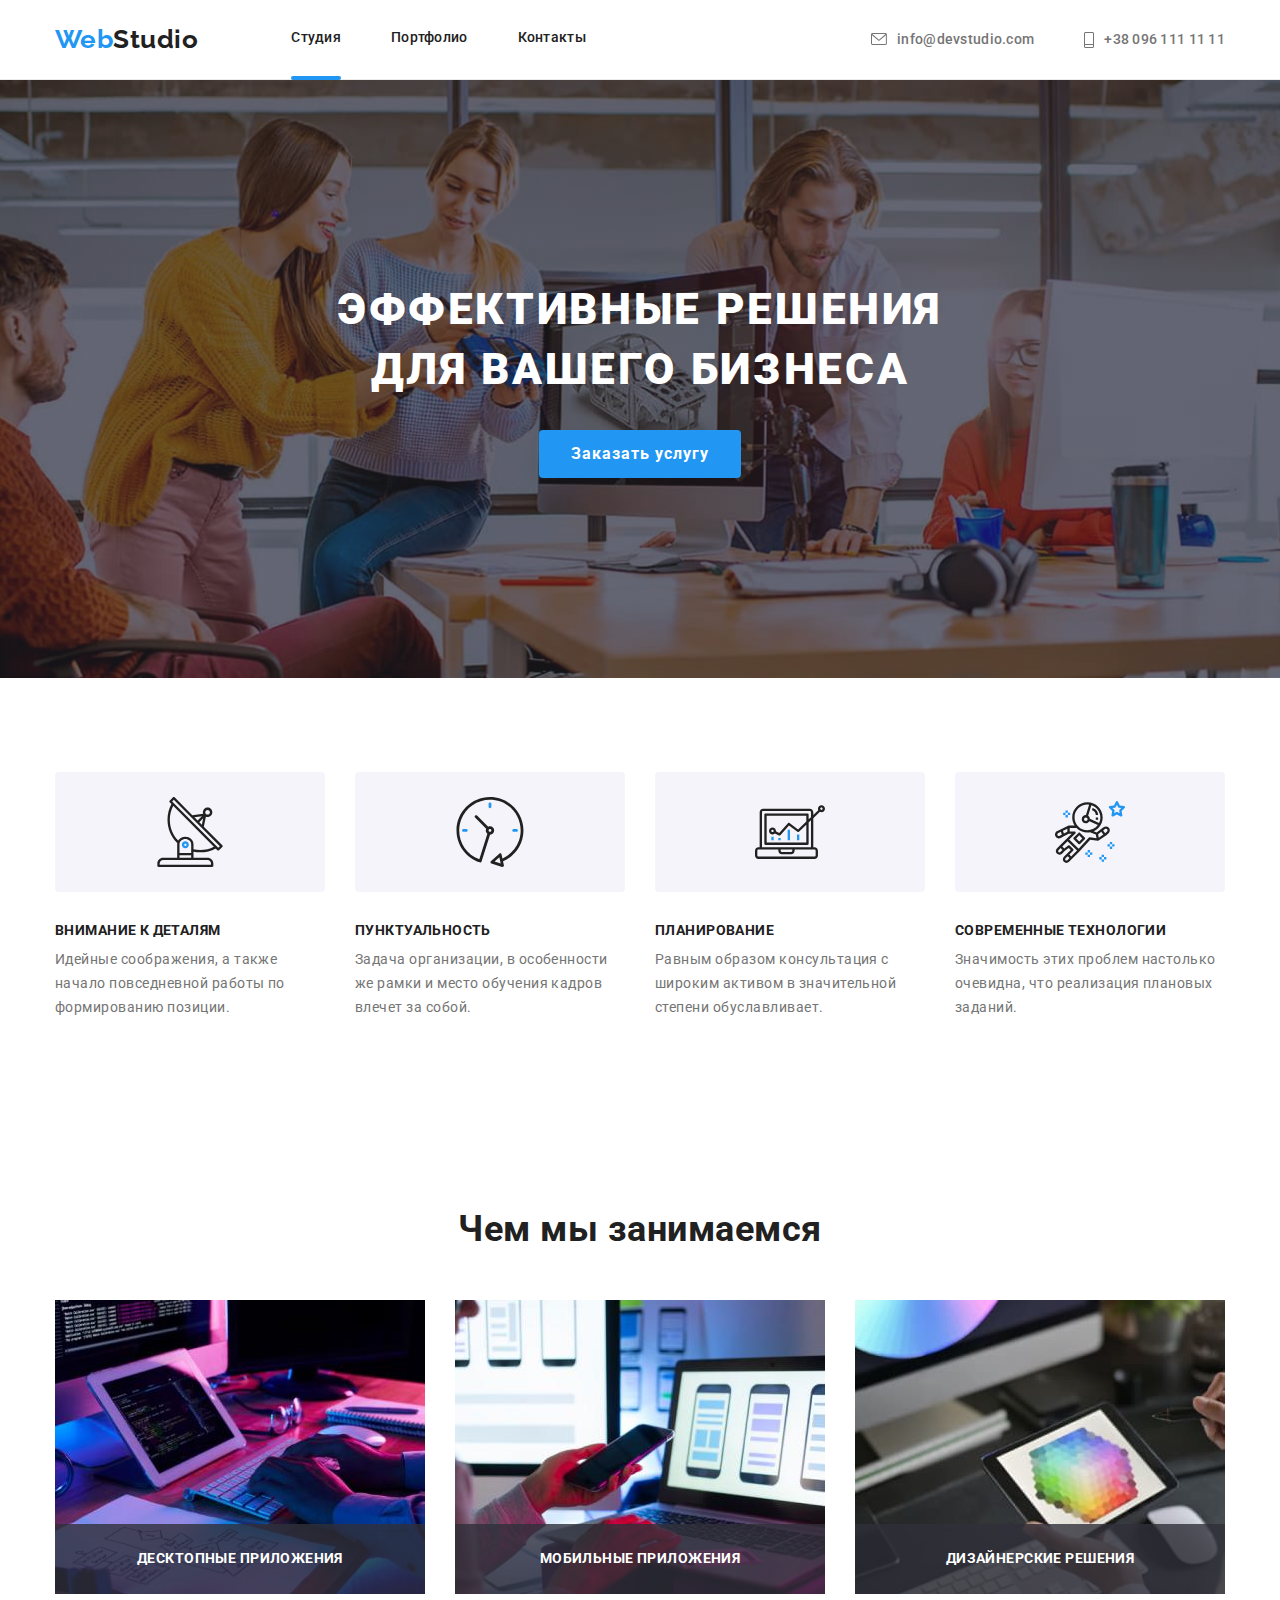
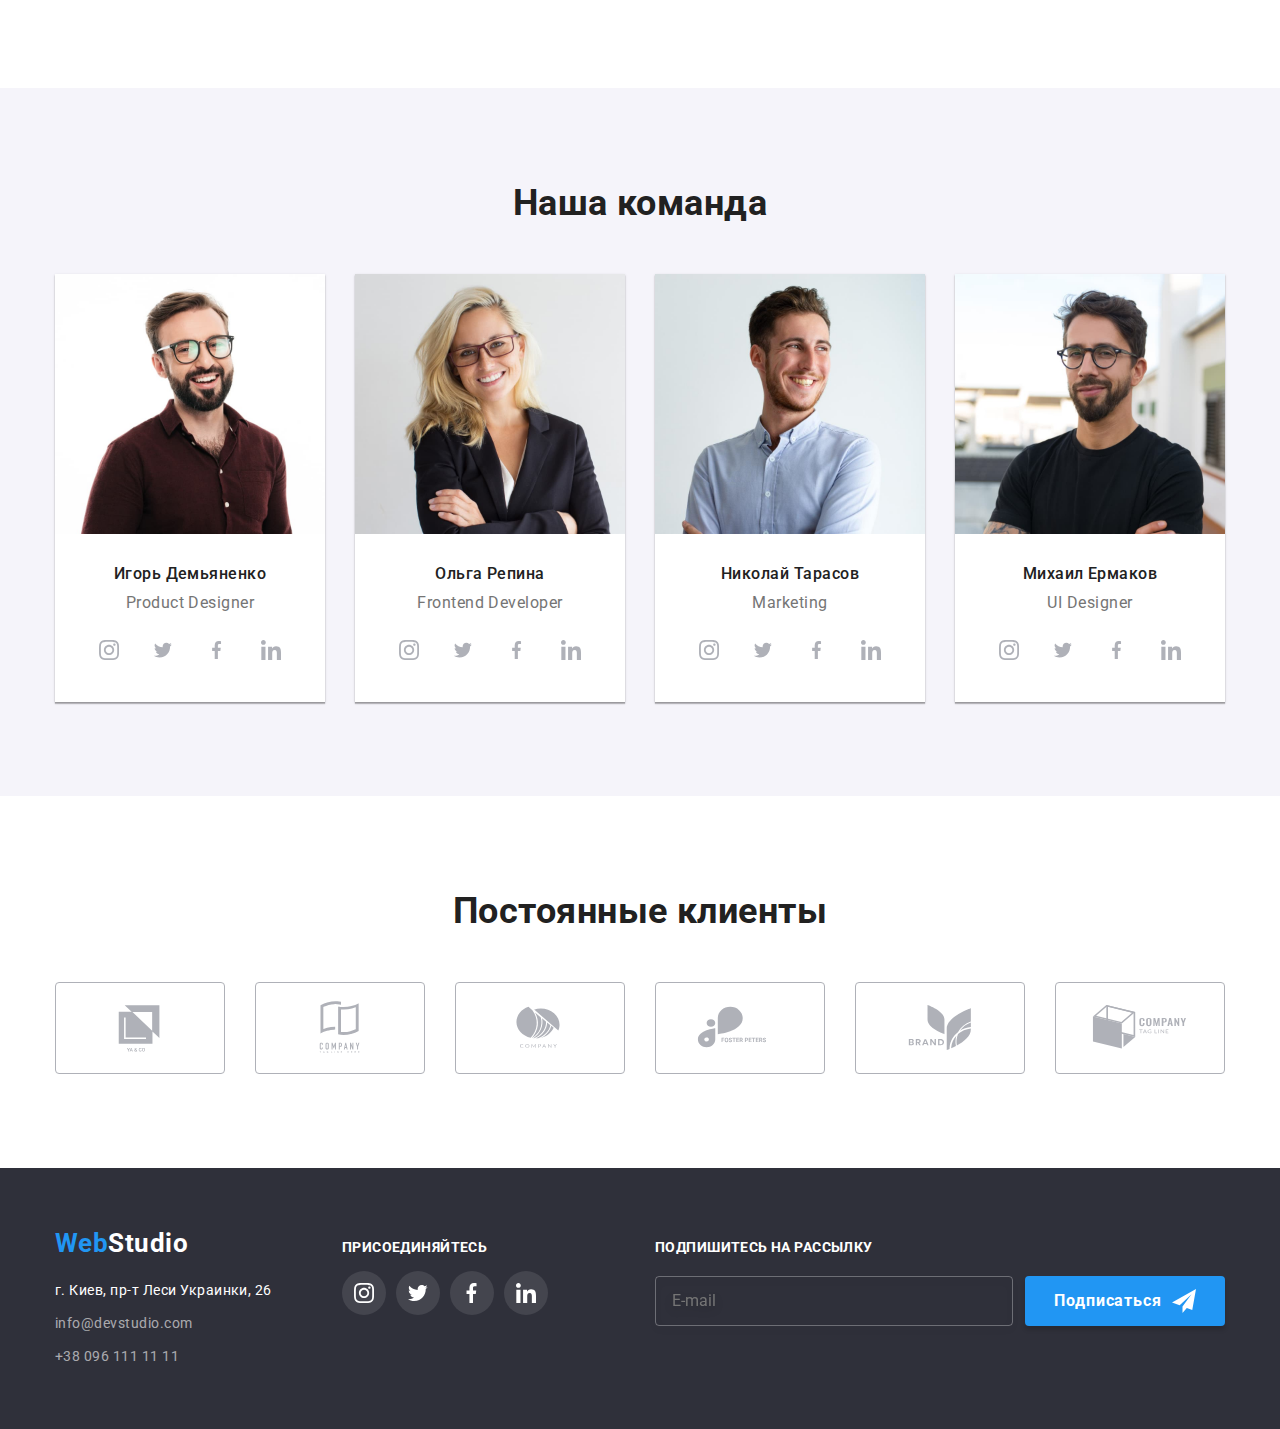
<file: index.html>
<!DOCTYPE html>
<html lang="en">
<head>
    <meta charset="UTF-8">
    <meta http-equiv="X-UA-Compatible" content="IE=edge">
    <meta name="viewport" content="width=device-width, initial-scale=1.0">
    <title>Студия</title>
    <link rel="preconnect" href="https://fonts.googleapis.com">
    <link rel="preconnect" href="https://fonts.gstatic.com" crossorigin>
    <link href="https://fonts.googleapis.com/css2?family=Raleway:wght@700&family=Roboto:wght@400;500;700;900&display=swap" rel="stylesheet">
    <link rel="stylesheet" href="https://cdnjs.cloudflare.com/ajax/libs/modern-normalize/1.1.0/modern-normalize.min.css">
    <link rel="stylesheet" href="./css/main.min.css">
</head>
<body>   
<!-- модальное окно -->
    <div class="backdrop is-hidden" data-modal>
        <div class="modal">
            <b class="modal__title">Оставьте свои данные, мы вам перезвоним</b>
            <form class="modal__form">
                <label for="name" class="modal__label"><span class="modal__label-title">Имя</span>
                    <input class="modal__input" type="name" name="name" id="name" title="Ваше Имя" required>
                    <svg class="modal__input-icon" width="18px" height="18px">
                        <use href="./Images/symbol-defs.svg#icon-person-blk"></use>
                    </svg>
                </label>
                <label for="tel" class="modal__label"><span class="modal__label-title">Телефон</span>
                    <input class="modal__input" type="tel" name="tel" id="tel" pattern="[0-9]{10}" title="0501234567" required>
                    <svg class="modal__input-icon" width="18px" height="18px">
                        <use href="./Images/symbol-defs.svg#icon-phone-blk"></use>
                    </svg>
                </label>
                <label for="email" class="modal__label"><span class="modal__label-title">Почта</span>
                    <input class="modal__input" type="email" name="email" id="email" title="mail@mail.com" required>
                    <svg class="modal__input-icon" width="18px" height="18px">
                        <use href="./Images/symbol-defs.svg#icon-email-blk"></use>
                    </svg>
                </label>
                <label class="modal__label modal__comment"><span class="modal__label-title">Комментарий</span>
                    <textarea name="comments" placeholder="Введите текст" class="modal__textarea"></textarea>
                </label>
                <div class="modal__checkdiv">
                    <input type="checkbox" class="modal__checkpoint" id="check-label">
                    <label class="modal__check" for="check-label"><span class="modal__checkbox">Соглашаюсь с рассылкой и принимаю <a href="#" class="modal__offer">Условия договора</a></span></label>
                </div>
                <button type="submit" class="modal__button">Отправить</button>
            </form>
            <button class="modal__close" type="button" data-modal-close>
                <svg width="11" height="11">
                    <use href="./Images/symbol-defs.svg#icon-close"></use> 
                </svg>
            </button>
        </div>
    </div>
<!----- навигация ----->
        <header class="header">
            <div class="container container__header">
                <a class="header__logo" href=""><span class="header__logo-web">Web</span>Studio</a>
                <nav class="header__nav"> 
                    <ul class="site-nav">
                        <li class="site-nav__item">
                            <a class="site-nav__link active" href="./index.html">Студия</a>
                        </li>
                        <li class="site-nav__item">
                            <a class="site-nav__link current" href="./portfolio.html">Портфолио</a>
                        </li>
                        <li class="site-nav__item">
                            <a class="site-nav__link" href="">
                                <div class="link-line"></div>Контакты</a>
                        </li>
                    </ul>
                </nav>
                <ul class="auth-nav">
                    <li class="auth-nav__item">
                        <a class="auth-nav__link" href="mailto:info@devstudio.com">
                            <svg class="auth-nav__icon"  width="16" height="12">
                                <use href="./Images/symbol-defs.svg#icon-mail"></use>                                </svg>info@devstudio.com</a>
                    </li>
                    <li class="auth-nav__item">
                        <a class="auth-nav__link" href="tel:+380961111111">
                            <svg class="auth-nav__icon"  width="10" height="16">
                                <use href="./Images/symbol-defs.svg#icon-phone"></use>
                            </svg>+38 096 111 11 11</a>
                    </li>
                </ul>
            </div> 
        </header>
<!-- ---------- main -------------->
        <main>
<!------------- герой ------------->
            <section class="hero">
                <div class="container">
                    <h1 class="hero__tittle">Эффективные решения для вашего бизнеса</h1>
                    <button class="hero__button" data-modal-open type="button">Заказать услугу</button>
                </div>
            </section>       
<!------------- преимущества ------------> 
            <section class="section">
                <div class="container">
                    <h2 class="hidden">Наши преимущества</h2>
                    <ul class="advance">
                        <li class="advance__item">
                            <div class="advance__icon-box">
                                <svg class="advance__icon" width="70" height="70">
                                    <use href="./Images/symbol-defs.svg#icon-antenna"></use>
                                </svg>
                            </div>
                            <h3 class="advance__tittle">Внимание к деталям</h3>
                            <p class="advance__text">Идейные соображения, а также начало повседневной работы по формированию позиции.</p>
                        </li>
                        <li class="advance__item">
                            <div class="advance__icon-box">
                                <svg class="advance__icon" width="70" height="70">
                                    <use href="./Images/symbol-defs.svg#icon-clock"></use>
                                </svg>
                            </div>
                            <h3 class="advance__tittle">Пунктуальность</h3>
                            <p class="advance__text">Задача организации, в особенности же рамки и место обучения кадров влечет за собой.</p>
                        </li>
                        <li class="advance__item">
                            <div class="advance__icon-box">
                                <svg class="advance__icon" width="70" height="70">
                                    <use href="./Images/symbol-defs.svg#icon-diagram"></use>
                                </svg>
                            </div>
                            <h3 class="advance__tittle">Планирование</h3>
                            <p class="advance__text">Равным образом консультация с широким активом в значительной степени обуславливает.</p>
                        </li>
                        <li class="advance__item">
                            <div class="advance__icon-box">
                                <svg class="advance__icon" width="70" height="70">
                                    <use href="./Images/symbol-defs.svg#icon-astronaut"></use>
                                </svg>
                            </div>
                            <h3 class="advance__tittle">Современные технологии</h3>
                            <p class="advance__text">Значимость этих проблем настолько очевидна, что реализация плановых заданий.</p>
                        </li>
                    </ul>
                </div>
            </section>
<!------------- работы -------------->
            <section class="section section--no-padding-top">
                <div class="container">
                    <h2 class="section__tittle">Чем мы занимаемся</h2>
                    <ul class="works">
                        <li class="works__photo">
                            <img class="works__img" width="370" src="./Images/image_1.jpg" alt="image_1">
                            <div class="works__textbox"><p class="works__text">Десктопные приложения</p></div>
                        </li>
                        <li class="works__photo">
                            <img class="works__img" width="370" src="./Images/image_2.jpg" alt="image_2">
                            <div class="works__textbox"><p class="works__text">Мобильные приложения</p></div>
                        </li>
                        <li class="works__photo">
                            <img class="works__img" width="370" src="./Images/image_3.jpg" alt="image_3">
                            <div class="works__textbox"><p class="works__text">Дизайнерские решения</p></div>
                        </li>
                    </ul>
                </div>
            </section>
<!------------- команда ------------->
             <section class="section section--team-background">
                <div class="container">  
                    <h2 class="section__tittle">Наша команда</h2>
                    <ul class="team">
                        <li class="team__card">
                            <article class="team__article">
                                    <img width="270" src="./Images/image_4.jpg" alt="Игорь Демьяненко">
                                <div class="team__cardinfo">
                                    <h3 class="team__tittle">Игорь Демьяненко</h3>
                                    <p class="team__text">Product Designer</p>
                                    <ul class="social">
                                        <li class="social__item">
                                            <a class="social__link" href="">
                                                <svg class="social__icon" width="20" height="20">
                                                    <use href="./Images/symbol-defs.svg#icon-instagram"></use>
                                                </svg>
                                            </a>
                                        </li>
                                        <li class="social__item">
                                            <a class="social__link" href="">
                                                <svg class="social__icon" width="20" height="16.25">
                                                    <use href="./Images/symbol-defs.svg#icon-twitter"></use>
                                                </svg>
                                            </a>
                                        </li>
                                        <li class="social__item">
                                            <a class="social__link" href="">
                                                <svg class="social__icon" width="10" height="20">
                                                    <use href="./Images/symbol-defs.svg#icon-facebook"></use>
                                                </svg>
                                            </a>
                                        </li>
                                        <li class="social__item">
                                            <a class="social__link" href="">
                                                <svg class="social__icon" width="20" height="20">
                                                    <use href="./Images/symbol-defs.svg#icon-linkedin"></use>
                                                </svg>
                                            </a>
                                        </li>
                                    </ul>
                                </div>
                            </article>
                        </li>
                        <li class="team__card">
                            <article class="team__article">
                                    <img width="270" src="./Images/image_5.jpg" alt="Ольга Репина">
                                <div class="team__cardinfo">
                                    <h3 class="team__tittle">Ольга Репина</h3>
                                    <p class="team__text">Frontend Developer</p>
                                    <ul class="social">
                                        <li class="social__item">
                                            <a class="social__link" href="">
                                                <svg class="social__icon" width="20" height="20">
                                                    <use href="./Images/symbol-defs.svg#icon-instagram"></use>
                                                </svg>
                                            </a>
                                        </li>
                                        <li class="social__item">
                                            <a class="social__link" href="">
                                                <svg class="social__icon" width="20" height="16.25">
                                                    <use href="./Images/symbol-defs.svg#icon-twitter"></use>
                                                </svg>
                                            </a>
                                        </li>
                                        <li class="social__item">
                                            <a class="social__link" href="">
                                                <svg class="social__icon" width="10" height="20">
                                                    <use href="./Images/symbol-defs.svg#icon-facebook"></use>
                                                </svg>
                                            </a>
                                        </li>
                                        <li class="social__item">
                                            <a class="social__link" href="">
                                                <svg class="social__icon" width="20" height="20">
                                                    <use href="./Images/symbol-defs.svg#icon-linkedin"></use>
                                                </svg>
                                            </a>
                                        </li>
                                    </ul>
                                </div>
                            </article>
                        </li>
                        <li class="team__card">
                            <article class="team__article">
                                    <img width="270" src="./Images/image_6.jpg" alt="Николай Тарасов">
                                <div class="team__cardinfo">
                                    <h3 class="team__tittle">Николай Тарасов</h3>
                                    <p class="team__text">Marketing</p>
                                    <ul class="social">
                                        <li class="social__item">
                                            <a class="social__link" href="">
                                                <svg class="social__icon" width="20" height="20">
                                                    <use href="./Images/symbol-defs.svg#icon-instagram"></use>
                                                </svg>
                                            </a>
                                        </li>
                                        <li class="social__item">
                                            <a class="social__link" href="">
                                                <svg class="social__icon" width="20" height="16.25">
                                                    <use href="./Images/symbol-defs.svg#icon-twitter"></use>
                                                </svg>
                                            </a>
                                        </li>
                                        <li class="social__item">
                                            <a class="social__link" href="">
                                                <svg class="social__icon" width="10" height="20">
                                                    <use href="./Images/symbol-defs.svg#icon-facebook"></use>
                                                </svg>
                                            </a>
                                        </li>
                                        <li class="social__item">
                                            <a class="social__link" href="">
                                                <svg class="social__icon" width="20" height="20">
                                                    <use href="./Images/symbol-defs.svg#icon-linkedin"></use>
                                                </svg>
                                            </a>
                                        </li>
                                    </ul>
                                </div>   
                            </article> 
                        </li>
                        <li class="team__card">
                            <article class="team__article">
                                    <img width="270" src="./Images/image_7.jpg" alt="Михаил Ермаков">
                                <div class="team__cardinfo">
                                    <h3 class="team__tittle">Михаил Ермаков</h3>
                                    <p class="team__text">UI Designer</p>
                                    <ul class="social">
                                        <li class="social__item">
                                            <a class="social__link" href="">
                                                <svg class="social__icon" width="20" height="20">
                                                    <use href="./Images/symbol-defs.svg#icon-instagram"></use>
                                                </svg>
                                            </a>
                                        </li>
                                        <li class="social__item">
                                            <a class="social__link" href="">
                                                <svg class="social__icon" width="20" height="16.25">
                                                    <use href="./Images/symbol-defs.svg#icon-twitter"></use>
                                                </svg>
                                            </a>
                                        </li>
                                        <li class="social__item">
                                            <a class="social__link" href="">
                                                <svg class="social__icon" width="10" height="20">
                                                    <use href="./Images/symbol-defs.svg#icon-facebook"></use>
                                                </svg>
                                            </a>
                                        </li>
                                        <li class="social__item">
                                            <a class="social__link" href="">
                                                <svg class="social__icon" width="20" height="20">
                                                    <use href="./Images/symbol-defs.svg#icon-linkedin"></use>
                                                </svg>
                                            </a>
                                        </li>
                                    </ul>
                                </div>                          
                            </article>
                        </li>
                    </ul>
                </div>
            </section>
<!-------------- клиенты ------------>
        <section class="section">
            <div class="container">
                <h2 class="section__tittle">Постоянные клиенты</h2>
                <ul class="clients">
                    <li class="clients__item">
                        <a class="clients__link" href="">
                            <svg class="clients__icon" width="106" height="60">
                                <use href="./Images/symbol-defs.svg#icon-Logo1"></use>
                            </svg>
                        </a>
                    </li>
                    <li class="clients__item">
                        <a class="clients__link" href="">
                            <svg class="icon" width="106" height="60">
                                <use href="./Images/symbol-defs.svg#icon-Logo2"></use>
                            </svg>
                        </a>
                    </li>
                    <li class="clients__item">
                        <a class="clients__link" href="">
                            <svg class="clients__icon" width="106" height="60">
                                <use href="./Images/symbol-defs.svg#icon-Logo3"></use>
                            </svg>
                        </a>
                    </li>
                    <li class="clients__item">
                        <a class="clients__link" href="">
                            <svg class="clients__icon" width="106" height="60">
                                <use href="./Images/symbol-defs.svg#icon-Logo4"></use>
                            </svg>
                        </a>
                    </li>
                    <li class="clients__item">
                        <a class="clients__link" href="">
                            <svg class="clients__icon" width="106" height="60">
                                <use href="./Images/symbol-defs.svg#icon-Logo5"></use>
                            </svg>
                        </a>
                    </li>
                    <li class="clients__item">
                        <a class="clients__link" href="">
                            <svg class="clients__icon" width="106" height="60">
                                <use href="./Images/symbol-defs.svg#icon-Logo6"></use>
                            </svg>
                        </a>
                    </li>
                </ul>
            </div>
        </section>
    </main>
<!----- подвал ----->
    <footer class="footer">
        <div class="container footer-container">
            <div>
                <a class="footer__logo" href=""><span class="footer__logo-web">Web</span>Studio</a>
                    <address>
                        <ul class="footer__aut">
                            <li class="footer__item">
                                <address>г. Киев, пр-т Леси Украинки, 26</address></li>
                            <li class="footer__item">
                                <a class="footer__nav" href="mailto:info@devstudio.com">info@devstudio.com</a></li>
                            <li class="footer-item">
                                <a class="footer__nav" href="tel:+380961111111">+38 096 111 11 11</a></li>
                        </ul>
                    </address>
            </div>    
            <div class="footer-social">
                <p class="footer-social__text">присоединяйтесь</p>
                <ul class="footer-social__social-links">
                    <li class="footer-social__item">
                        <a class="footer-social__link" href="">
                            <svg class="footer-social__icon" width="20" height="20">
                                <use href="./Images/symbol-defs.svg#icon-instagram"></use>
                            </svg>
                        </a>
                    </li>
                    <li class="footer-social__item">
                        <a class="footer-social__link" href="">
                            <svg class="footer-social__icon" width="20" height="20">
                                <use href="./Images/symbol-defs.svg#icon-twitter"></use>
                            </svg>
                        </a>
                    </li>
                    <li class="footer-social__item">
                        <a class="footer-social__link" href="">
                            <svg class="footer-social__icon" width="20" height="20">
                                <use href="./Images/symbol-defs.svg#icon-facebook"></use>
                            </svg>
                        </a>
                    </li>
                    <li class="footer-social__item">
                        <a class="footer-social__link" href="">
                            <svg class="footer-social__icon" width="20" height="20">
                                <use href="./Images/symbol-defs.svg#icon-linkedin"></use>
                            </svg>
                        </a>
                    </li>
                </ul>
            </div>
            <div class="footer-subscribe__subscribe-box">
                <form class="footer-subscribe__subscribe-form">
                    <div class="footer-subscribe__subscibe-field">
                        <h2 class="footer-subscribe__text">Подпишитесь на рассылку</h2>
                        <label for="email"></label>
                        <input type="email" class="footer-subscribe__subscribe-input" name="email" id="email" placeholder="E-mail">
                    </div>
                    <button type="submit" class="footer-subscribe__subscribe-button">Подписаться
                        <svg class="footer-subscribe__send" width="24" height="24">
                            <use href="./Images/symbol-defs.svg#icon-icon-send"></use>
                        </svg>
                    </button>
                </form>
            </div>
        </div>
    </footer>
    <script src="./js/modal.js"></script>
</body>
</html>
</file>
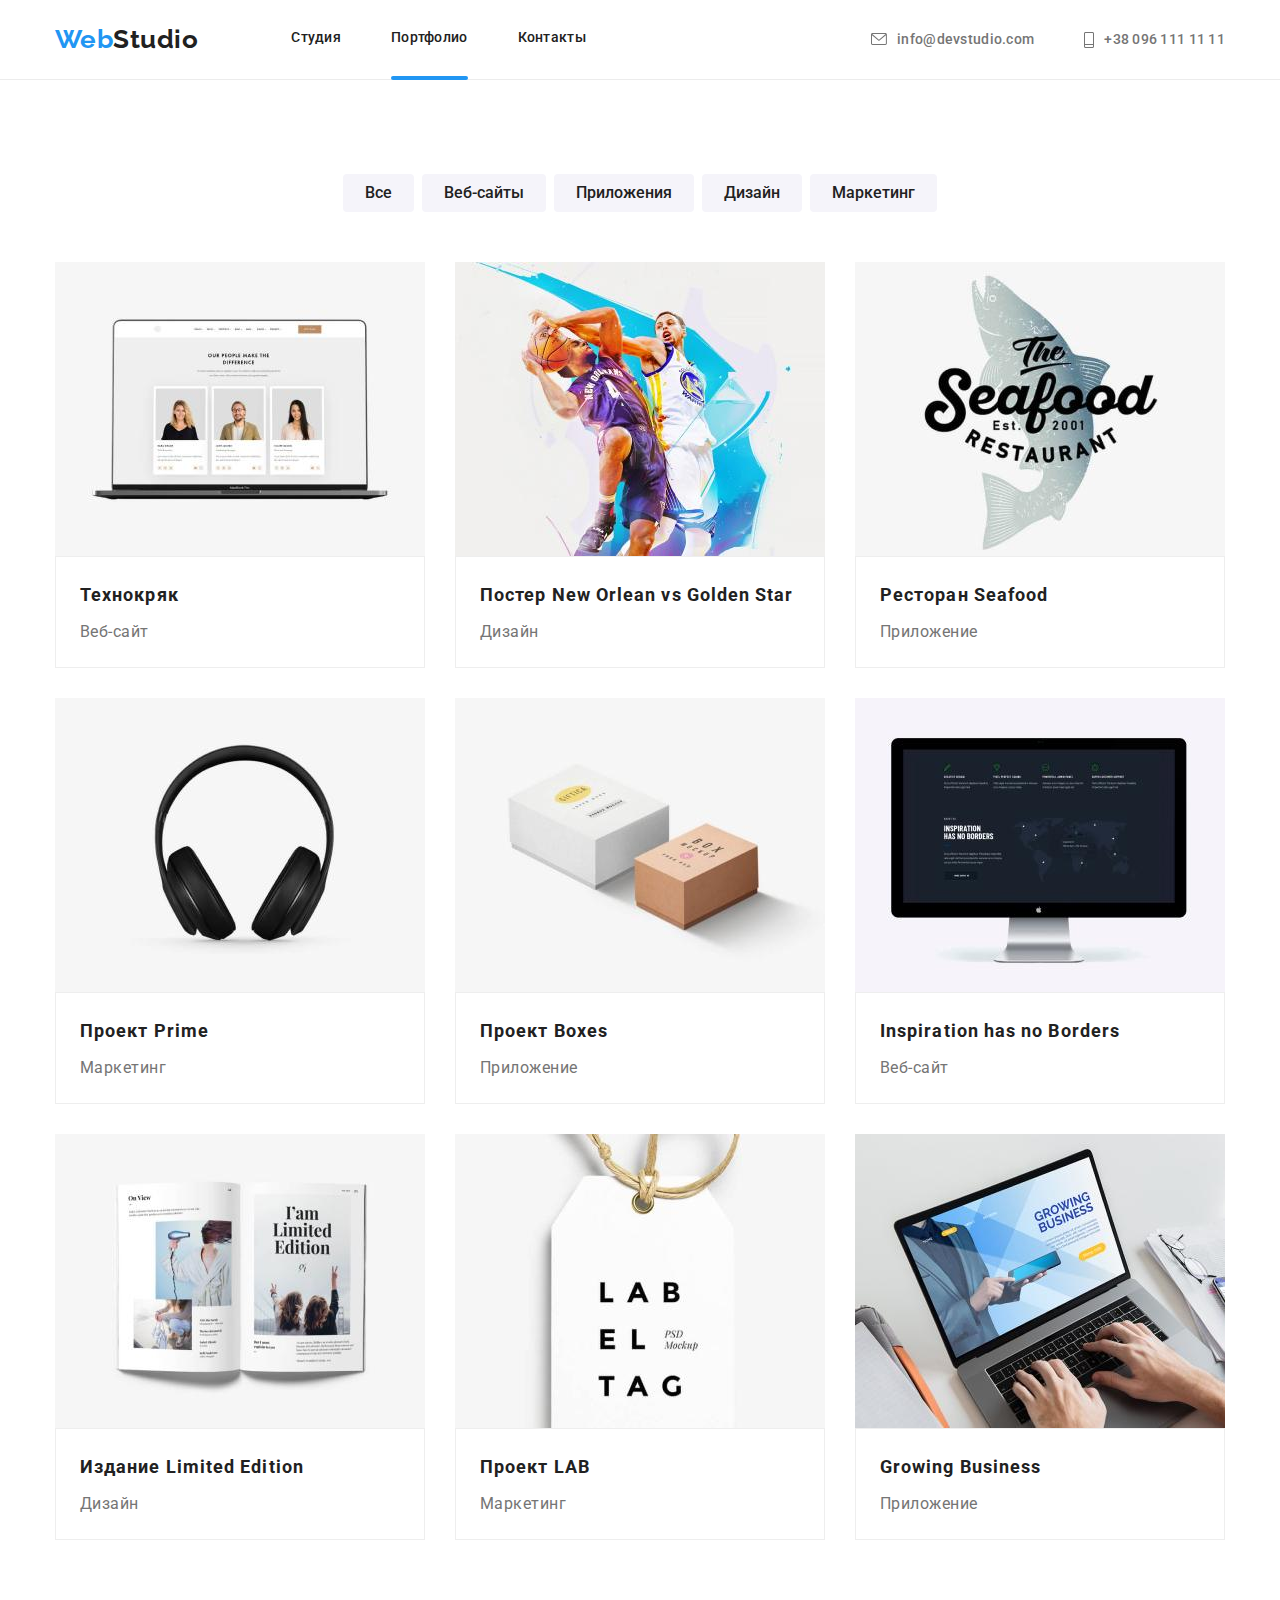
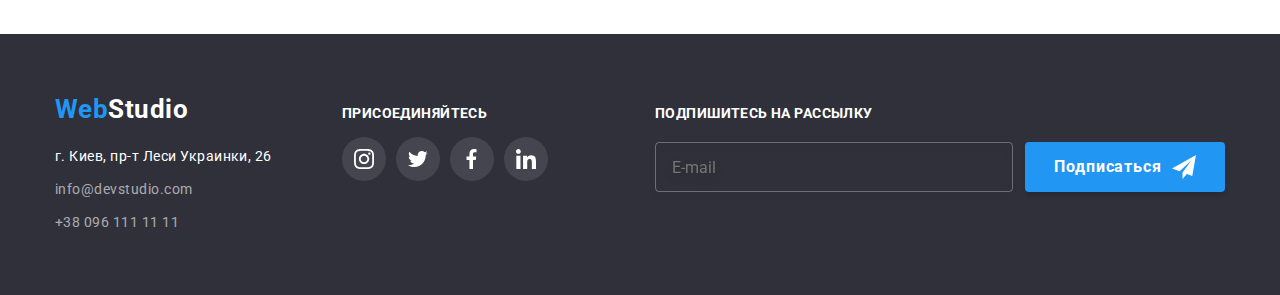
<file: portfolio.html>
<!DOCTYPE html>
<html lang="en">
<head>
    <meta charset="UTF-8">
    <meta http-equiv="X-UA-Compatible" content="IE=edge">
    <meta name="viewport" content="width=device-width, initial-scale=1.0">
    <title>Portfolio</title>
    <link rel="preconnect" href="https://fonts.googleapis.com">
<link rel="preconnect" href="https://fonts.gstatic.com" crossorigin>
<link href="https://fonts.googleapis.com/css2?family=Raleway:wght@700&family=Roboto:wght@400;500;700;900&display=swap" rel="stylesheet">
<link rel="stylesheet" href="https://cdnjs.cloudflare.com/ajax/libs/modern-normalize/1.1.0/modern-normalize.min.css">    
<link rel="stylesheet" href="./css/main.min.css">
</head>
<body>
<!----- навигация ----->
    <header class="header">
        <div class="container container__header">
            <a class="header__logo" href=""><span class="header__logo-web">Web</span>Studio</a>
            <nav class="header__nav"> 
                <ul class="site-nav">
                    <li class="site-nav__item">
                        <a class="site-nav__link current" href="./index.html">Студия</a>
                    </li>
                    <li class="site-nav__item">
                        <a class="site-nav__link active" href="./portfolio.html">Портфолио</a>
                    </li>
                    <li class="site-nav__item">
                        <a class="site-nav__link" href="">
                            <div class="link-line"></div>Контакты</a>
                    </li>
                </ul>
            </nav>
            <ul class="auth-nav">
                <li class="auth-nav__item">
                    <a class="auth-nav__link" href="mailto:info@devstudio.com">
                        <svg class="auth-nav__icon"  width="16" height="12">
                            <use href="./Images/symbol-defs.svg#icon-mail"></use>                                </svg>info@devstudio.com</a>
                </li>
                <li class="auth-nav__item">
                    <a class="auth-nav__link" href="tel:+380961111111">
                        <svg class="auth-nav__icon"  width="10" height="16">
                            <use href="./Images/symbol-defs.svg#icon-phone"></use>
                        </svg>+38 096 111 11 11</a>
                </li>
            </ul>
        </div> 
    </header>
<!--------- портфолио ---------->
    <main>
        <section class="section">
            <div class="container">   
                <h1 class="hidden">наши работы</h1>
<!------------- фильтры ------------->
                <ul class="filters">
                    <li class="filters__item">
                        <button type="button" class="filters__button">Все</button></li>
                    <li class="filters__item">
                        <button type="button" class="filters__button">Веб-сайты</button></li>
                    <li class="filters__item">
                        <button type="button" class="filters__button">Приложения</button></li>
                    <li class="filters__item">
                        <button type="button" class="filters__button">Дизайн</button></li>
                    <li class="filters__item">
                        <button type="button" class="filters__button">Маркетинг</button></li>
                </ul>
<!------------- проекты ------------->
                    <ul class="card-set">   
                        <li class="card-set__item">
                            <article>
                                <a class="card-set__link" href="">
                                    <div class="card-set__wrapper">
                                        <img class="card-set__image" width="370" src="./Images/img1.jpg" alt="Технокряк">
                                        <p class="card-set__wrapper-text">
                                            Технокряк это современная площадка распространения коронавируса. 
                                            Компании используют эту платформу для цифрового шпионажа и атак 
                                            на защищённые сервера конкурентов.
                                        </p>
                                    </div>
                                    <div class="card-set__thumb">
                                        <h2 class="card-set__tittle">Технокряк</h2>
                                        <p class="card-set__text">Веб-сайт</p>
                                    </div>
                                </a>
                            </article>
                        </li>
                        <li class="card-set__item">
                            <article>
                                <a class="card-set__link" href="">
                                    <img class="card-set__image" width="370" src="./Images/img2.jpg" alt="Постер New Orlean vs Golden Star">
                                    <div class="card-set__thumb">
                                        <h2 class="card-set__tittle">Постер New Orlean vs Golden Star</h2>
                                        <p class="card-set__text">Дизайн</p>
                                    </div>
                                </a>
                            </article>
                        </li>
                        <li class="card-set__item">
                            <article>
                                <a class="card-set__link" href="">
                                    <img class="card-set__image" width="370" src="./Images/img3.jpg" alt="Ресторан Seafood">
                                    <div class="card-set__thumb">
                                        <h2 class="card-set__tittle">Ресторан Seafood</h2>
                                        <p class="card-set__text">Приложение</p>
                                    </div>
                                </a>
                            </article>
                        </li>
                        <li class="card-set__item">
                            <article>
                                <a class="card-set__link" href="">
                                    <img class="card-set__image" width="370" src="./Images/img4.jpg" alt="Проект Prime">
                                    <div class="card-set__thumb">
                                        <h2 class="card-set__tittle">Проект Prime</h2>
                                        <p class="card-set__text">Маркетинг</p>
                                    </div>
                                </a>
                            </article>  
                        </li>
                        <li class="card-set__item">
                            <article>
                                <a class="card-set__link" href="">
                                    <img class="card-set__image" width="370" src="./Images/img5.jpg" alt="Проект Boxes">
                                    <div class="card-set__thumb">
                                        <h2 class="card-set__tittle">Проект Boxes</h2>
                                        <p class="card-set__text">Приложение</p>
                                    </div>
                                </a>
                            </article>
                        </li>
                        <li class="card-set__item">
                            <article>
                                <a class="card-set__link" href="">
                                    <img class="card-set__image" width="370" src="./Images/img6.jpg" alt="Inspiration has no Borders">
                                    <div class="card-set__thumb">
                                        <h2 class="card-set__tittle">Inspiration has no Borders</h2>
                                        <p class="card-set__text">Веб-сайт</p>
                                    </div>
                                </a>
                            </article>
                        </li>
                        <li class="card-set__item">
                            <article>
                                <a class="card-set__link" href="">
                                    <img class="card-set__image" width="370" src="./Images/img7.jpg" alt="Издание Limited Edition">
                                    <div class="card-set__thumb">
                                        <h2 class="card-set__tittle">Издание Limited Edition</h2>
                                        <p class="card-set__text">Дизайн</p>
                                    </div>
                                </a>
                            </article>
                        </li>
                        <li class="card-set__item">
                            <article>
                                <a class="card-set__link" href="">
                                    <img class="card-set__image" width="370" src="./Images/img8.jpg" alt="Проект LAB">
                                    <div class="card-set__thumb">
                                        <h2 class="card-set__tittle">Проект LAB</h2>
                                        <p class="card-set__text">Маркетинг</p>
                                    </div>
                                </a>
                            </article>
                        </li>
                        <li class="card-set__item">
                            <article>
                                <a class="card-set__link" href="">
                                    <img class="card-set__image" width="370" src="./Images/img9.jpg" alt="Growing Business">
                                    <div class="card-set__thumb">
                                        <h2 class="card-set__tittle">Growing Business</h2>
                                        <p class="card-set__text">Приложение</p>
                                    </div>
                                </a>
                            </article>
                        </li>
                    </ul>
            </div>
        </section>
    </main>
<!----- подвал ----->
    <footer class="footer">
        <div class="container footer-container">
            <div>
                <a class="footer__logo" href=""><span class="footer__logo-web">Web</span>Studio</a>
                    <address>
                        <ul class="footer__aut">
                            <li class="footer__item">
                                <address>г. Киев, пр-т Леси Украинки, 26</address></li>
                            <li class="footer__item">
                                <a class="footer__nav" href="mailto:info@devstudio.com">info@devstudio.com</a></li>
                            <li class="footer-item">
                                <a class="footer__nav" href="tel:+380961111111">+38 096 111 11 11</a></li>
                        </ul>
                    </address>
            </div>    
            <div class="footer-social">
                <p class="footer-social__text">присоединяйтесь</p>
                <ul class="footer-social__social-links">
                    <li class="footer-social__item">
                        <a class="footer-social__link" href="">
                            <svg class="footer-social__icon" width="20" height="20">
                                <use href="./Images/symbol-defs.svg#icon-instagram"></use>
                            </svg>
                        </a>
                    </li>
                    <li class="footer-social__item">
                        <a class="footer-social__link" href="">
                            <svg class="footer-social__icon" width="20" height="20">
                                <use href="./Images/symbol-defs.svg#icon-twitter"></use>
                            </svg>
                        </a>
                    </li>
                    <li class="footer-social__item">
                        <a class="footer-social__link" href="">
                            <svg class="footer-social__icon" width="20" height="20">
                                <use href="./Images/symbol-defs.svg#icon-facebook"></use>
                            </svg>
                        </a>
                    </li>
                    <li class="footer-social__item">
                        <a class="footer-social__link" href="">
                            <svg class="footer-social__icon" width="20" height="20">
                                <use href="./Images/symbol-defs.svg#icon-linkedin"></use>
                            </svg>
                        </a>
                    </li>
                </ul>
            </div>
            <div class="footer-subscribe__subscribe-box">
                <form class="footer-subscribe__subscribe-form">
                    <div class="footer-subscribe__subscibe-field">
                        <h2 class="footer-subscribe__text">Подпишитесь на рассылку</h2>
                        <label for="email"></label>
                        <input type="email" class="footer-subscribe__subscribe-input" name="email" id="email" placeholder="E-mail">
                    </div>
                    <button type="submit" class="footer-subscribe__subscribe-button">Подписаться
                        <svg class="footer-subscribe__send" width="24" height="24">
                            <use href="./Images/symbol-defs.svg#icon-icon-send"></use>
                        </svg>
                    </button>
                </form>
            </div>
        </div>
    </footer>
</body>
</html>
</file>
<file: css/main.min.css>
:root{--primary-text-color: #212121;--primary-background-color: #fff;--accent-color: #2196f3;--secondary-background-color: #f5f4fa;--paragraph-text-color: #757575;--rectangle-color: #afb1b8;--rectangle-background-color: #f5f4fa;--transition-timing-function: cubic-bezier(0.4, 0, 0.2, 1)}body{font-family:"Raleway", sans-serif;font-family:"Roboto", sans-serif;letter-spacing:0.03em;background:var(--primary-background-color);color:var(--primary-text-color)}h1,h2,h3,p{margin:0}ul{list-style:none;margin:0;padding:0}img{height:auto;display:block;max-width:100%}.section{padding-top:94px;padding-bottom:94px}.container{width:1200px;margin-left:auto;margin-right:auto;padding:0 15px}.section__tittle{margin-bottom:50px;font-weight:700;font-size:36px;line-height:1.17;text-align:center;color:var(--primary-text-color)}.backdrop{position:fixed;top:0;left:0;width:100%;height:100%;background-color:rgba(0,0,0,0.2);opacity:1;z-index:1;-webkit-transition:visibiliti 250ms var(--transition-timing-function),opacity 250ms var(--transition-timing-function);-o-transition:visibiliti 250ms var(--transition-timing-function),opacity 250ms var(--transition-timing-function);transition:visibiliti 250ms var(--transition-timing-function),opacity 250ms var(--transition-timing-function)}.backdrop.is-hidden{opacity:0;pointer-events:none}.modal{position:absolute;top:50%;left:50%;-webkit-transform:translate(-50%, -50%);-ms-transform:translate(-50%, -50%);transform:translate(-50%, -50%);-webkit-transition:translate 250ms var(--transition-timing-function);-o-transition:translate 250ms var(--transition-timing-function);transition:translate 250ms var(--transition-timing-function);min-height:582px;width:528px;background-color:#fff;-webkit-box-shadow:0px 1px 3px rgba(0,0,0,0.12),0px 1px 1px rgba(0,0,0,0.14),0px 2px 1px rgba(0,0,0,0.2);box-shadow:0px 1px 3px rgba(0,0,0,0.12),0px 1px 1px rgba(0,0,0,0.14),0px 2px 1px rgba(0,0,0,0.2);-webkit-border-radius:4px;border-radius:4px;padding:40px;z-index:9}.modal__close{position:absolute;top:8px;right:8px;cursor:pointer;padding:0%;width:30px;height:30px;display:-webkit-box;display:-webkit-flex;display:-ms-flexbox;display:flex;-webkit-box-pack:center;-webkit-justify-content:center;-ms-flex-pack:center;justify-content:center;-webkit-box-align:center;-webkit-align-items:center;-ms-flex-align:center;align-items:center;border:1px solid rgba(0,0,0,0.1);background-color:#fff;-webkit-border-radius:50%;border-radius:50%;-webkit-transition-property:fill;-o-transition-property:fill;transition-property:fill;-webkit-transition-duration:250ms;-o-transition-duration:250ms;transition-duration:250ms;-webkit-transition-timing-function:cubic-bezier(0.4, 0, 0.2, 1);-o-transition-timing-function:cubic-bezier(0.4, 0, 0.2, 1);transition-timing-function:cubic-bezier(0.4, 0, 0.2, 1)}.modal__close:hover,.modal__close:focus{fill:var(--accent-color)}.modal__title{font-weight:700;font-size:20px;line-height:1.15;letter-spacing:0.03em;color:var(--primary-text-color)}.modal__form{display:-webkit-box;display:-webkit-flex;display:-ms-flexbox;display:flex;-webkit-box-orient:vertical;-webkit-box-direction:normal;-webkit-flex-direction:column;-ms-flex-direction:column;flex-direction:column;margin-top:12px}.modal__label{position:relative;display:-webkit-box;display:-webkit-flex;display:-ms-flexbox;display:flex;-webkit-box-orient:vertical;-webkit-box-direction:normal;-webkit-flex-direction:column;-ms-flex-direction:column;flex-direction:column}.modal__label{margin-bottom:10px}.modal__comment{margin-bottom:0}.modal__label-title{font-weight:500;font-size:12px;line-height:1.07;letter-spacing:0.01em;color:#757575;margin-bottom:4px}.modal__input{height:40px;border:1px solid rgba(33,33,33,0.2);-webkit-box-sizing:border-box;box-sizing:border-box;-webkit-border-radius:4px;border-radius:4px;padding:0 10px 0 40px;-webkit-transition-property:outline;-o-transition-property:outline;transition-property:outline;-webkit-transition-duration:250ms;-o-transition-duration:250ms;transition-duration:250ms;-webkit-transition-timing-function:cubic-bezier(0.4, 0, 0.2, 1);-o-transition-timing-function:cubic-bezier(0.4, 0, 0.2, 1);transition-timing-function:cubic-bezier(0.4, 0, 0.2, 1)}.modal__input:focus{outline:1px solid var(--accent-color)}.modal__input:hover ~ .modal__input-icon{fill:var(--accent-color)}.modal__input:focus ~ .modal__input-icon{fill:var(--accent-color)}.modal__input-icon{display:block;position:absolute;left:15px;top:50%;fill:var(--primary-text-color);-webkit-transition-property:fill;-o-transition-property:fill;transition-property:fill;-webkit-transition-duration:250ms;-o-transition-duration:250ms;transition-duration:250ms;-webkit-transition-timing-function:cubic-bezier(0.4, 0, 0.2, 1);-o-transition-timing-function:cubic-bezier(0.4, 0, 0.2, 1);transition-timing-function:cubic-bezier(0.4, 0, 0.2, 1)}.modal__textarea{padding:12px 16px;font-family:inherit;resize:none;height:120px;border:1px solid rgba(33,33,33,0.2);-webkit-box-sizing:border-box;box-sizing:border-box;-webkit-border-radius:4px;border-radius:4px;-webkit-transition-property:outline;-o-transition-property:outline;transition-property:outline;-webkit-transition-duration:250ms;-o-transition-duration:250ms;transition-duration:250ms;-webkit-transition-timing-function:cubic-bezier(0.4, 0, 0.2, 1);-o-transition-timing-function:cubic-bezier(0.4, 0, 0.2, 1);transition-timing-function:cubic-bezier(0.4, 0, 0.2, 1)}.modal__textarea::-webkit-input-placeholder{font-weight:normal;font-size:14px;line-height:1.14;letter-spacing:0.01em;color:rgba(117,117,117,0.5)}.modal__textarea:-ms-input-placeholder{font-weight:normal;font-size:14px;line-height:1.14;letter-spacing:0.01em;color:rgba(117,117,117,0.5)}.modal__textarea::-ms-input-placeholder{font-weight:normal;font-size:14px;line-height:1.14;letter-spacing:0.01em;color:rgba(117,117,117,0.5)}.modal__textarea::placeholder{font-weight:normal;font-size:14px;line-height:1.14;letter-spacing:0.01em;color:rgba(117,117,117,0.5)}.modal__textarea:focus{outline:1px solid var(--accent-color)}.modal__check{display:-webkit-box;display:-webkit-flex;display:-ms-flexbox;display:flex;-webkit-box-align:center;-webkit-align-items:center;-ms-flex-align:center;align-items:center;margin-top:20px}.modal__checkbox{font-weight:normal;font-size:14px;line-height:1.71;letter-spacing:0.03em;color:var(--paragraph-text-color)}.modal__offer{color:var(--accent-color)}.modal__checkdiv{display:-webkit-box;display:-webkit-flex;display:-ms-flexbox;display:flex;-webkit-box-pack:center;-webkit-justify-content:center;-ms-flex-pack:center;justify-content:center}.modal__checkpoint{position:absolute;width:1px;height:1px;margin:-1px;border:0;padding:0;clip:rect(0 0 0 0);overflow:hidden}.modal__checkpoint:checked+.modal__check::before{background-color:var(--accent-color);background-image:url(../Images/icon/check.svg);background-repeat:no-repeat;background-position:center;-webkit-background-size:contain;background-size:contain}.modal__check::before{display:block;content:"";width:16px;height:15px;border:1px solid var(--primary-text-color);-webkit-border-radius:2px;border-radius:2px;margin-right:7px;-webkit-transition-property:border;-o-transition-property:border;transition-property:border;-webkit-transition-duration:250ms;-o-transition-duration:250ms;transition-duration:250ms;-webkit-transition-timing-function:cubic-bezier(0.4, 0, 0.2, 1);-o-transition-timing-function:cubic-bezier(0.4, 0, 0.2, 1);transition-timing-function:cubic-bezier(0.4, 0, 0.2, 1)}.modal__checkpoint:hover+.modal__check::before{border:1px solid var(--accent-color)}.modal__checkpoint:focus+.modal__check::before{border:1px solid var(--accent-color)}.modal__button{margin-left:auto;margin-right:auto;margin-top:30px;width:200px;height:50px;background:#188ce8;-webkit-box-shadow:0px 4px 4px rgba(0,0,0,0.15);box-shadow:0px 4px 4px rgba(0,0,0,0.15);-webkit-border-radius:4px;border-radius:4px;color:white}.modal__button{display:-webkit-box;display:-webkit-flex;display:-ms-flexbox;display:flex;-webkit-box-pack:center;-webkit-justify-content:center;-ms-flex-pack:center;justify-content:center;-webkit-box-align:center;-webkit-align-items:center;-ms-flex-align:center;align-items:center;border:none;cursor:pointer}.modal__button{font-weight:700;font-size:16px;line-height:1.88;display:-webkit-box;display:-webkit-flex;display:-ms-flexbox;display:flex;-webkit-box-align:center;-webkit-align-items:center;-ms-flex-align:center;align-items:center;text-align:center;letter-spacing:0.06em;color:#ffffff}.header{display:-webkit-box;display:-webkit-flex;display:-ms-flexbox;display:flex;height:80px;background-color:var(--primary-background-color);border-bottom:1px solid #ececec}.container__header{display:-webkit-box;display:-webkit-flex;display:-ms-flexbox;display:flex;-webkit-box-align:center;-webkit-align-items:center;-ms-flex-align:center;align-items:center}.header__logo{margin-right:93px;font-family:Raleway, sans-serif;font-weight:700;font-size:26px;line-height:1.19;color:var(--primary-text-color);text-decoration:none}.header__logo-web{color:var(--accent-color)}.site-nav{display:-webkit-box;display:-webkit-flex;display:-ms-flexbox;display:flex}.site-nav__item:not(:last-child){margin-right:50px;text-decoration:none}.site-nav{display:-webkit-box;display:-webkit-flex;display:-ms-flexbox;display:flex}.site-nav__link{font-weight:500;font-size:14px;line-height:1.14;letter-spacing:0.02em;color:var(--primary-text-color);text-decoration:none;-webkit-transition-property:color;-o-transition-property:color;transition-property:color;-webkit-transition-duration:250ms;-o-transition-duration:250ms;transition-duration:250ms;-webkit-transition-timing-function:cubic-bezier(0.4, 0, 0.2, 1);-o-transition-timing-function:cubic-bezier(0.4, 0, 0.2, 1);transition-timing-function:cubic-bezier(0.4, 0, 0.2, 1)}.site-nav__link:hover,.site-nav__link:focus{font-weight:500;font-size:14px;line-height:1.14;letter-spacing:0.02em;color:var(--accent-color);text-decoration:none}.site-nav__link .current{font-weight:500;font-size:14px;line-height:1.14;letter-spacing:0.02em;color:var(--accent-color);text-decoration:none}.auth-nav{display:-webkit-box;display:-webkit-flex;display:-ms-flexbox;display:flex;margin-left:auto}.auth-nav__link{display:-webkit-box;display:-webkit-flex;display:-ms-flexbox;display:flex;-webkit-box-align:center;-webkit-align-items:center;-ms-flex-align:center;align-items:center}.auth-nav__item:not(:last-child){margin-right:50px;text-decoration:none}.auth-nav__link{font-weight:500;font-size:14px;line-height:1.14;letter-spacing:0.02em;color:var(--paragraph-text-color);text-decoration:none;-webkit-transition-property:color;-o-transition-property:color;transition-property:color;-webkit-transition-duration:250ms;-o-transition-duration:250ms;transition-duration:250ms;-webkit-transition-timing-function:cubic-bezier(0.4, 0, 0.2, 1);-o-transition-timing-function:cubic-bezier(0.4, 0, 0.2, 1);transition-timing-function:cubic-bezier(0.4, 0, 0.2, 1)}.auth-nav__link:hover,.auth-nav__link:focus{font-weight:500;font-size:14px;line-height:1.14;letter-spacing:0.02em;color:var(--accent-color);text-decoration:none;fill:var(--accent-color)}.container__header svg{margin-right:10px;fill:currentColor}.active::after{content:"";display:block;position:relative;top:29px;bottom:auto;width:100%;height:4px;background-color:var(--accent-color);-webkit-border-radius:4px;border-radius:4px}.hero{padding:200px 0;background-color:#2f303a;background-image:-webkit-gradient(linear, left top, right top, from(rgba(47,48,58,0.4)), to(rgba(47,48,58,0.4))),url(../Images/hero-image.jpg);background-image:-webkit-linear-gradient(left, rgba(47,48,58,0.4), rgba(47,48,58,0.4)),url(../Images/hero-image.jpg);background-image:-o-linear-gradient(left, rgba(47,48,58,0.4), rgba(47,48,58,0.4)),url(../Images/hero-image.jpg);background-image:linear-gradient(to right, rgba(47,48,58,0.4), rgba(47,48,58,0.4)),url(../Images/hero-image.jpg);background-repeat:no-repeat;background-position:center;-webkit-background-size:cover;background-size:cover}.hero__tittle{text-decoration:none}.hero__tittle{margin-left:auto;margin-right:auto;margin-bottom:30px;width:696px;font-weight:900;font-size:44px;line-height:1.36;text-align:center;letter-spacing:0.06em;text-transform:uppercase;color:var(--primary-background-color)}.hero__button{color:var(--primary-text-color)}.hero__button{display:block;margin-left:auto;margin-right:auto;padding:10px 32px;-webkit-border-radius:4px;border-radius:4px;border:transparent;background-color:var(--accent-color);color:var(--primary-background-color);cursor:pointer;font-weight:700;font-size:16px;line-height:1.76;text-align:center;letter-spacing:0.06em}.advance{display:-webkit-box;display:-webkit-flex;display:-ms-flexbox;display:flex}.advance__item:not(:last-child){margin-right:30px}.advance__icon-box{display:-webkit-box;display:-webkit-flex;display:-ms-flexbox;display:flex;-webkit-box-pack:center;-webkit-justify-content:center;-ms-flex-pack:center;justify-content:center;-webkit-box-align:center;-webkit-align-items:center;-ms-flex-align:center;align-items:center;width:270px;height:120px;background-color:var(--rectangle-background-color);-webkit-border-radius:4px;border-radius:4px;margin-bottom:30px}.advance__tittle{margin-bottom:10px;font-weight:700;font-size:14px;line-height:16px;letter-spacing:0.03em;text-transform:uppercase;color:var(--primary-text-color)}.advance__text{font-size:14px;line-height:1.71;color:var(--paragraph-text-color)}.work-section{padding-top:0}.works{display:-webkit-box;display:-webkit-flex;display:-ms-flexbox;display:flex}.works__photo{position:relative}.works__photo:not(:last-child){margin-right:30px}.works__text{font-weight:700;font-size:14px;line-height:1.14;letter-spacing:0.03em;color:#fff;text-transform:uppercase}.works__textbox{position:absolute;bottom:0;left:0;height:70px;width:370px;background:rgba(47,48,58,0.8);display:-webkit-box;display:-webkit-flex;display:-ms-flexbox;display:flex;-webkit-box-pack:center;-webkit-justify-content:center;-ms-flex-pack:center;justify-content:center;-webkit-box-align:center;-webkit-align-items:center;-ms-flex-align:center;align-items:center}.section--team-background{background-color:var(--secondary-background-color)}.team__article{-webkit-box-shadow:0px 1px 3px rgba(0,0,0,0.12),0px 1px 1px rgba(0,0,0,0.14),0px 2px 1px rgba(0,0,0,0.2);box-shadow:0px 1px 3px rgba(0,0,0,0.12),0px 1px 1px rgba(0,0,0,0.14),0px 2px 1px rgba(0,0,0,0.2)}.team{display:-webkit-box;display:-webkit-flex;display:-ms-flexbox;display:flex}.team__card:not(:last-child){margin-right:30px}.team__cardinfo{background-color:var(--primary-background-color);padding:30px 0}.team__tittle{text-align:center;font-weight:500;font-size:16px;line-height:1.19;letter-spacing:0.03em;color:var(--primary-text-color)}.team__text{margin-top:10px;font-size:16px;line-height:1.19;text-align:center;letter-spacing:0.03em;color:var(--paragraph-text-color)}.social{margin-top:16px;display:-webkit-box;display:-webkit-flex;display:-ms-flexbox;display:flex;-webkit-box-pack:center;-webkit-justify-content:center;-ms-flex-pack:center;justify-content:center}.social__item{-webkit-border-radius:50%;border-radius:50%;width:44px;height:44px;display:-webkit-box;display:-webkit-flex;display:-ms-flexbox;display:flex;-webkit-box-pack:center;-webkit-justify-content:center;-ms-flex-pack:center;justify-content:center;-webkit-box-align:center;-webkit-align-items:center;-ms-flex-align:center;align-items:center;-webkit-transition-property:background-color;-o-transition-property:background-color;transition-property:background-color;-webkit-transition-duration:250ms;-o-transition-duration:250ms;transition-duration:250ms;-webkit-transition-timing-function:cubic-bezier(0.4, 0, 0.2, 1);-o-transition-timing-function:cubic-bezier(0.4, 0, 0.2, 1);transition-timing-function:cubic-bezier(0.4, 0, 0.2, 1)}.social__item:focus,.social__item:hover{background-color:var(--accent-color)}.social__item:not(:last-child){margin-right:10px}.social__link{display:-webkit-box;display:-webkit-flex;display:-ms-flexbox;display:flex;-webkit-box-pack:center;-webkit-justify-content:center;-ms-flex-pack:center;justify-content:center;-webkit-box-align:center;-webkit-align-items:center;-ms-flex-align:center;align-items:center;fill:var(--rectangle-color);width:44px;height:44px;-webkit-border-radius:50%;border-radius:50%;-webkit-transition-property:color;-o-transition-property:color;transition-property:color;-webkit-transition-duration:250ms;-o-transition-duration:250ms;transition-duration:250ms;-webkit-transition-timing-function:cubic-bezier(0.4, 0, 0.2, 1);-o-transition-timing-function:cubic-bezier(0.4, 0, 0.2, 1);transition-timing-function:cubic-bezier(0.4, 0, 0.2, 1)}.social__link:hover,.social__link:focus{background-color:var(--accent-color);fill:var(--primary-background-color)}.clients{display:-webkit-box;display:-webkit-flex;display:-ms-flexbox;display:flex;margin-top:50px}.clients__item:not(:last-child){margin-right:30px}.clients__link{border:1px solid var(--rectangle-color);-webkit-border-radius:4px;border-radius:4px;width:170px;height:92px;display:-webkit-box;display:-webkit-flex;display:-ms-flexbox;display:flex;-webkit-box-pack:center;-webkit-justify-content:center;-ms-flex-pack:center;justify-content:center;-webkit-box-align:center;-webkit-align-items:center;-ms-flex-align:center;align-items:center;color:var(--rectangle-color);fill:var(--rectangle-color);-webkit-transition-property:fill, color, border;-o-transition-property:fill, color, border;transition-property:fill, color, border;-webkit-transition-duration:250ms;-o-transition-duration:250ms;transition-duration:250ms;-webkit-transition-timing-function:cubic-bezier(0.4, 0, 0.2, 1);-o-transition-timing-function:cubic-bezier(0.4, 0, 0.2, 1);transition-timing-function:cubic-bezier(0.4, 0, 0.2, 1)}.clients__link:hover,.clients__link:focus{color:var(--accent-color);fill:currentColor;border:1px solid var(--accent-color)}.filters{display:-webkit-box;display:-webkit-flex;display:-ms-flexbox;display:flex;-webkit-box-pack:center;-webkit-justify-content:center;-ms-flex-pack:center;justify-content:center;margin-bottom:50px}.filters__item:not(:last-child){margin-right:8px}.filters__button{padding:6px 22px;-webkit-border-radius:4px;border-radius:4px;border:transparent;font-weight:500;font-size:16px;line-height:1.63;text-align:center;color:var(--primary-text-color);background-color:var(--secondary-background-color);-webkit-transition-property:color, background-color;-o-transition-property:color, background-color;transition-property:color, background-color;-webkit-transition-duration:250ms;-o-transition-duration:250ms;transition-duration:250ms;-webkit-transition-timing-function:cubic-bezier(0.4, 0, 0.2, 1);-o-transition-timing-function:cubic-bezier(0.4, 0, 0.2, 1);transition-timing-function:cubic-bezier(0.4, 0, 0.2, 1)}.filters__button.filters__button:hover,.filters__button .filters__button:focus{font-weight:500;font-size:16px;line-height:1.63;text-align:center;background-color:var(--accent-color);color:var(--primary-background-color);cursor:pointer;-webkit-box-shadow:0px 3px 1px rgba(0,0,0,0.1),0px 1px 2px rgba(0,0,0,0.08),0px 2px 2px rgba(0,0,0,0.12);box-shadow:0px 3px 1px rgba(0,0,0,0.1),0px 1px 2px rgba(0,0,0,0.08),0px 2px 2px rgba(0,0,0,0.12)}.card-set{display:-webkit-box;display:-webkit-flex;display:-ms-flexbox;display:flex;-webkit-flex-wrap:wrap;-ms-flex-wrap:wrap;flex-wrap:wrap;margin-left:-30px;margin-top:-30px}.card-set__link{display:block;text-decoration:none;-webkit-transition-property:opacity;-o-transition-property:opacity;transition-property:opacity;-webkit-transition-duration:250ms;-o-transition-duration:250ms;transition-duration:250ms;-webkit-transition-timing-function:cubic-bezier(0.4, 0, 0.2, 1);-o-transition-timing-function:cubic-bezier(0.4, 0, 0.2, 1);transition-timing-function:cubic-bezier(0.4, 0, 0.2, 1)}.card-set__link.card-set__link:hover,.card-set__link .card-set__link:focus{-webkit-box-shadow:0px 1px 1px rgba(0,0,0,0.12),0px 4px 4px rgba(0,0,0,0.06),1px 4px 6px rgba(0,0,0,0.16);box-shadow:0px 1px 1px rgba(0,0,0,0.12),0px 4px 4px rgba(0,0,0,0.06),1px 4px 6px rgba(0,0,0,0.16)}.card-set__wrapper{position:relative;overflow:hidden}.card-set__wrapper-text{position:absolute;top:0;left:0;padding:63px 24px;width:100%;height:100%;font-size:18px;line-height:1.56;letter-spacing:0.03em;color:var(--primary-background-color);opacity:0;overflow:hidden;-webkit-transition:opacity 250ms var(--transition-timing-function);-o-transition:opacity 250ms var(--transition-timing-function);transition:opacity 250ms var(--transition-timing-function)}.card-set__link:hover .card-set__wrapper-text{opacity:1}.card-set__link:focus .card-set__wrapper-text{opacity:1}.card-set__wrapper::before{content:"";position:absolute;width:100%;height:100%;background-color:rgba(33,150,243,0.9);opacity:0;-webkit-transition:opacity 250ms var(--transition-timing-function),-webkit-transform 250ms var(--transition-timing-function);transition:opacity 250ms var(--transition-timing-function),-webkit-transform 250ms var(--transition-timing-function);-o-transition:opacity 250ms var(--transition-timing-function),transform 250ms var(--transition-timing-function);transition:opacity 250ms var(--transition-timing-function),transform 250ms var(--transition-timing-function);transition:opacity 250ms var(--transition-timing-function),transform 250ms var(--transition-timing-function),-webkit-transform 250ms var(--transition-timing-function);-webkit-transform:translateY(100%);-ms-transform:translateY(100%);transform:translateY(100%)}.card-set__link:hover .card-set__wrapper::before{opacity:1;-webkit-transform:translateY(0);-ms-transform:translateY(0);transform:translateY(0)}.card-set__link:focus .card-set__wrapper::before{opacity:1;-webkit-transform:translateY(0);-ms-transform:translateY(0);transform:translateY(0)}.card-set__item{-webkit-flex-basis:-webkit-calc(100% / 3 - 30px);-ms-flex-preferred-size:calc(100% / 3 - 30px);flex-basis:calc(100% / 3 - 30px);margin-left:30px;margin-top:30px}.card-set__thumb{padding:20px 24px;border:1px solid #eeeeee}.card-set__tittle{font-weight:700;font-size:18px;line-height:2;letter-spacing:0.06em;color:var(--primary-text-color)}.card-set__text{margin-top:4px;font-size:16px;line-height:1.88;color:var(--paragraph-text-color)}.footer{padding-top:60px;padding-bottom:60px;background:#2f303a}.footer-container{display:-webkit-box;display:-webkit-flex;display:-ms-flexbox;display:flex;-webkit-box-align:baseline;-webkit-align-items:baseline;-ms-flex-align:baseline;align-items:baseline}.footer__logo{display:block;margin-bottom:20px;font-weight:700;font-size:26px;line-height:1.19;color:var(--primary-background-color);text-decoration:none}.footer__logo-web{color:var(--accent-color)}.footer__item:not(:last-child){margin-bottom:9px}address{font-style:normal;font-size:14px;line-height:1.71;color:var(--primary-background-color)}.footer__nav{font-size:14px;line-height:1.71;color:rgba(255,255,255,0.6);text-decoration:none}.footer-social{margin-left:70px}.footer-social__text{font-weight:700;font-size:14px;line-height:16px;letter-spacing:0.03em;text-transform:uppercase;color:var(--primary-background-color)}.footer-social__social-links{margin-top:16px;display:-webkit-box;display:-webkit-flex;display:-ms-flexbox;display:flex}.footer-social__item:not(:last-child){margin-right:10px}.footer-social__link{display:-webkit-box;display:-webkit-flex;display:-ms-flexbox;display:flex;fill:var(--rectangle-color);width:44px;height:44px;-webkit-box-pack:center;-webkit-justify-content:center;-ms-flex-pack:center;justify-content:center;-webkit-box-align:center;-webkit-align-items:center;-ms-flex-align:center;align-items:center;-webkit-border-radius:50%;border-radius:50%;background:rgba(255,255,255,0.1);fill:var(--primary-background-color);-webkit-transition-property:background-color;-o-transition-property:background-color;transition-property:background-color;-webkit-transition-duration:250ms;-o-transition-duration:250ms;transition-duration:250ms;-webkit-transition-timing-function:cubic-bezier(0.4, 0, 0.2, 1);-o-transition-timing-function:cubic-bezier(0.4, 0, 0.2, 1);transition-timing-function:cubic-bezier(0.4, 0, 0.2, 1)}.footer-social__link:focus,.footer-social__link:hover{background-color:var(--accent-color)}.footer-social__social{display:block;margin-left:70px}.footer-subscribe__subscribe-form{display:-webkit-box;display:-webkit-flex;display:-ms-flexbox;display:flex;-webkit-box-align:end;-webkit-align-items:flex-end;-ms-flex-align:end;align-items:flex-end}.footer-subscribe__subscribe-input{width:358px;height:50px;border:1px solid rgba(255,255,255,0.3);-webkit-box-sizing:border-box;box-sizing:border-box;-webkit-filter:drop-shadow(0px 4px 4px rgba(0,0,0,0.15));filter:drop-shadow(0px 4px 4px rgba(0,0,0,0.15));-webkit-border-radius:4px;border-radius:4px;background-color:inherit;padding-left:16px;color:white}.footer-subscribe__subscribe-box{margin-left:auto}.footer-subscribe__text{font-weight:700;font-size:14px;line-height:1.14;letter-spacing:0.03em;text-transform:uppercase;color:var(--primary-background-color);margin-bottom:20px}.footer-subscribe__subscribe-button{width:200px;height:50px;background:#2196f3;-webkit-box-shadow:0px 4px 4px rgba(0,0,0,0.15);box-shadow:0px 4px 4px rgba(0,0,0,0.15);-webkit-border-radius:4px;border-radius:4px;border:transparent;font-weight:bold;font-size:16px;line-height:30px;display:-webkit-box;display:-webkit-flex;display:-ms-flexbox;display:flex;-webkit-box-pack:center;-webkit-justify-content:center;-ms-flex-pack:center;justify-content:center;-webkit-box-align:center;-webkit-align-items:center;-ms-flex-align:center;align-items:center;text-align:center;letter-spacing:0.06em;color:white;cursor:pointer;margin-left:12px}.footer-subscribe__send{margin-left:10px}.hidden{position:absolute;clip:rect(0 0 0 0);width:1px;height:1px;margin:-1px}.modal__button{margin-left:auto;margin-right:auto;margin-top:30px;width:200px;height:50px;background:#188ce8;-webkit-box-shadow:0px 4px 4px rgba(0,0,0,0.15);box-shadow:0px 4px 4px rgba(0,0,0,0.15);-webkit-border-radius:4px;border-radius:4px;color:white}.modal__button{display:-webkit-box;display:-webkit-flex;display:-ms-flexbox;display:flex;-webkit-box-pack:center;-webkit-justify-content:center;-ms-flex-pack:center;justify-content:center;-webkit-box-align:center;-webkit-align-items:center;-ms-flex-align:center;align-items:center;border:none;cursor:pointer}.modal__button{font-weight:700;font-size:16px;line-height:1.88;display:-webkit-box;display:-webkit-flex;display:-ms-flexbox;display:flex;-webkit-box-align:center;-webkit-align-items:center;-ms-flex-align:center;align-items:center;text-align:center;letter-spacing:0.06em;color:#ffffff}.hero__button{display:block;margin-left:auto;margin-right:auto;padding:10px 32px;-webkit-border-radius:4px;border-radius:4px;border:transparent;background-color:var(--accent-color);color:var(--primary-background-color);cursor:pointer;font-weight:700;font-size:16px;line-height:1.76;text-align:center;letter-spacing:0.06em}
/*# sourceMappingURL=main.min.css.map */
</file>
